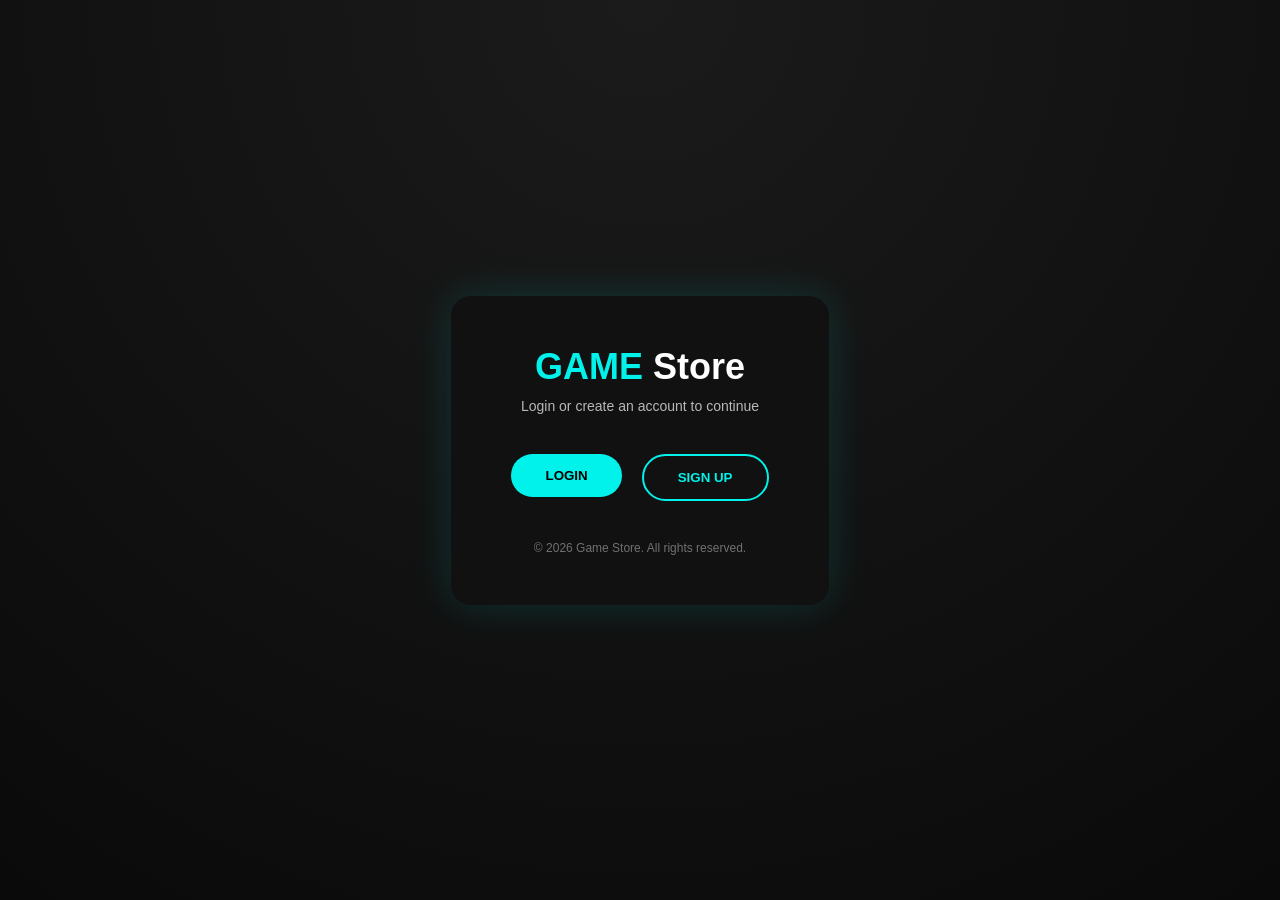
<file: templates/index.html>
<!DOCTYPE html>
<html lang="en">
<head>
    <meta charset="UTF-8">
    <title>Game Store | Home</title>
    <meta name="viewport" content="width=device-width, initial-scale=1.0">

    <style>
        * {
            margin: 0;
            padding: 0;
            box-sizing: border-box;
            font-family: "Segoe UI", sans-serif;
        }

        body {
            min-height: 100vh;
            background: radial-gradient(circle at top, #1b1b1b, #0a0a0a);
            color: #ffffff;
            display: flex;
            justify-content: center;
            align-items: center;
        }

        .container {
            background: #111;
            padding: 50px 60px;
            border-radius: 20px;
            text-align: center;
            box-shadow: 0 0 40px rgba(0, 242, 234, 0.15);
        }

        h1 {
            font-size: 36px;
            margin-bottom: 10px;
        }

        h1 span {
            color: #00f2ea;
        }

        p {
            font-size: 14px;
            opacity: 0.7;
            margin-bottom: 40px;
        }

        .buttons {
            display: flex;
            gap: 20px;
            justify-content: center;
        }

        a {
            text-decoration: none;
        }

        .btn {
            padding: 14px 34px;
            border-radius: 30px;
            font-weight: bold;
            border: none;
            cursor: pointer;
            transition: 0.3s ease;
        }

        .login {
            background: #00f2ea;
            color: #000;
        }

        .signup {
            background: transparent;
            color: #00f2ea;
            border: 2px solid #00f2ea;
        }

        .btn:hover {
            transform: translateY(-3px);
            box-shadow: 0 10px 25px rgba(0, 242, 234, 0.3);
        }

        footer {
            margin-top: 40px;
            font-size: 12px;
            opacity: 0.4;
        }

        @media (max-width: 500px) {
            .container {
                padding: 40px 30px;
            }

            .buttons {
                flex-direction: column;
            }
        }
    </style>
</head>
<body>

    <div class="container">
        <h1><span>GAME</span> Store</h1>
        <p>Login or create an account to continue</p>

        <div class="buttons">
            <a href="/login" target="_blank">
                <button class="btn login">LOGIN</button>
            </a>

            <a href="/signup" target="_blank">
                <button class="btn signup">SIGN UP</button>
            </a>
        </div>

        <footer>
            © 2026 Game Store. All rights reserved.
        </footer>
    </div>

</body>
</html>
</file>
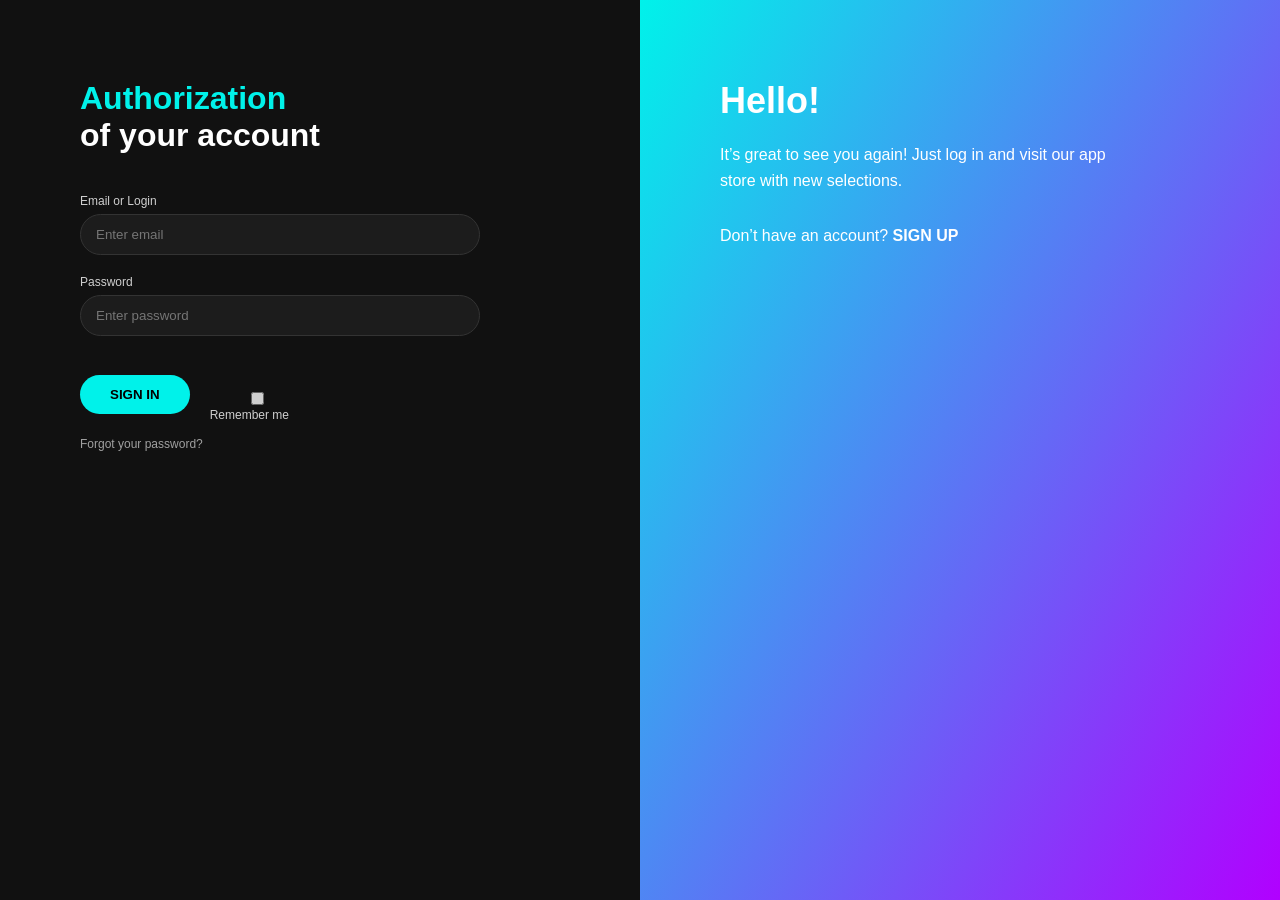
<file: templates/login.html>
<!DOCTYPE html>
<html lang="en">
<head>
    <meta charset="UTF-8" />
    <meta name="viewport" content="width=device-width, initial-scale=1.0" />
    <title>Game Store | Login</title>
    <link rel="stylesheet" href="/static/login.css" />
</head>
<body>

<div class="container">

    <!-- LEFT -->
    <div class="left">
        <h1><span>Authorization</span><br>of your account</h1>

        <form id="loginForm">

            <label>Email or Login</label>
            <input
                type="email"
                id="email"
                placeholder="Enter email"
                required
            />

            <label>Password</label>
            <input
                type="password"
                id="password"
                placeholder="Enter password"
                required
            />

            <div class="actions">
                <button type="submit">SIGN IN</button>
                <label class="remember">
                    <input type="checkbox" /> Remember me
                </label>
            </div>

            <p class="forgot">Forgot your password?</p>
        </form>
    </div>

    <!-- RIGHT -->
    <div class="right">
        <h2>Hello!</h2>
        <p>
            It’s great to see you again!
            Just log in and visit our app store with new selections.
        </p>

        <p class="signup">
            Don’t have an account? <a href="/signup">SIGN UP</a>
        </p>
    </div>

</div>

<script>
document.getElementById("loginForm").addEventListener("submit", async (e) => {
    e.preventDefault();

    const email = document.getElementById("email").value;
    const password = document.getElementById("password").value;

    try {
        const response = await fetch("/login", {
            method: "POST",
            headers: { "Content-Type": "application/json" },
            body: JSON.stringify({ email, password })
        });

        const data = await response.json();

        if (response.ok) {
            // 🔥 Backend-controlled redirect
            window.location.href = data.redirect;
        } else {
            alert(data.message);
        }

    } catch (error) {
        alert("Server error. Is Flask running?");
    }
});
</script>

</body>
</html>

</body>
</html>
</file>
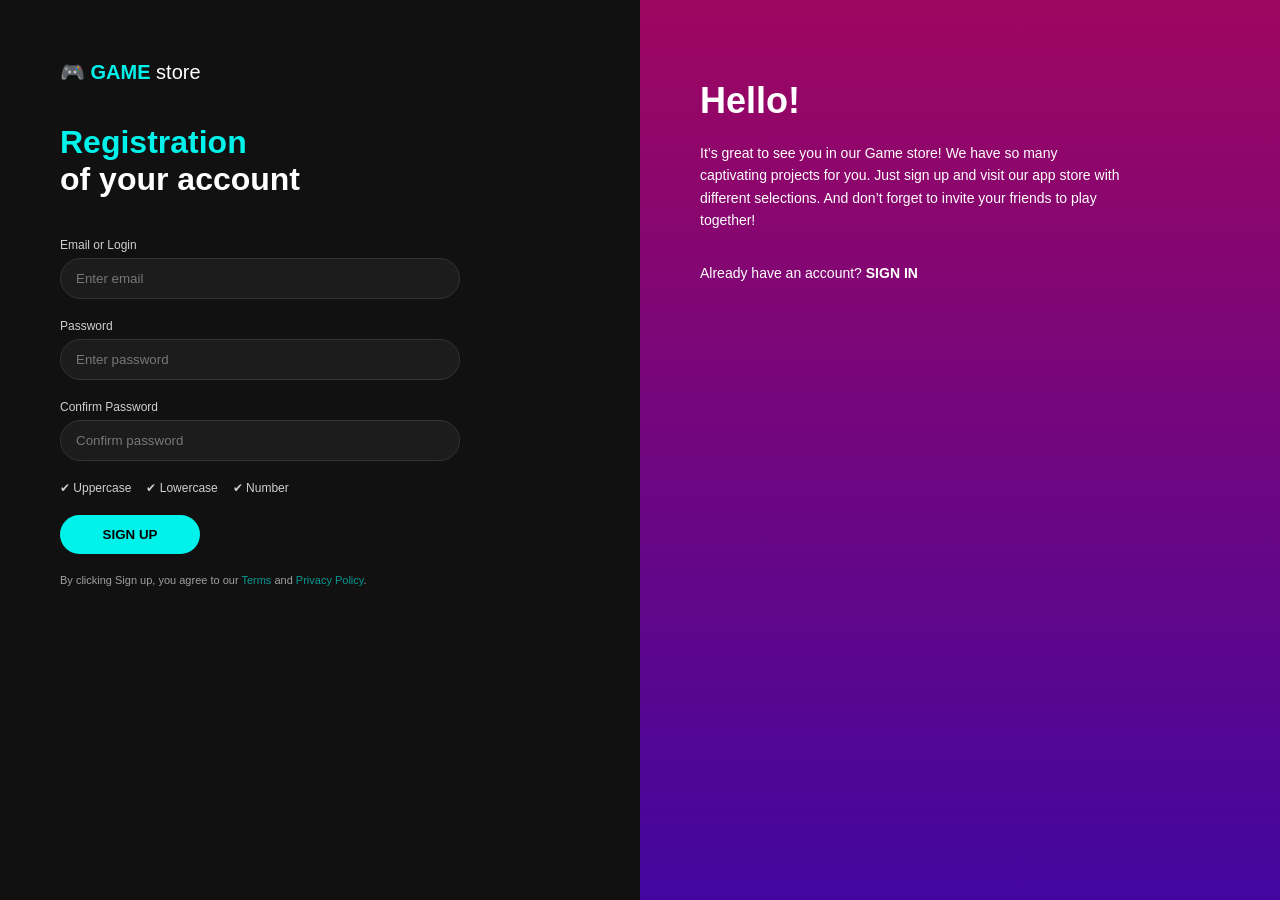
<file: templates/signup.html>
<!DOCTYPE html>
<html lang="en">
<head>
    <meta charset="UTF-8" />
    <meta name="viewport" content="width=device-width, initial-scale=1.0" />
    <title>Game Store | Registration</title>
    <link rel="stylesheet" href="/static/style.css" />
</head>
<body>

<div class="container">

    <!-- LEFT SECTION -->
    <div class="left">
        <div class="logo">
            🎮 <span>GAME</span> store
        </div>

        <h1><span>Registration</span><br>of your account</h1>

        <form id="registerForm">

            <label>Email or Login</label>
            <input
                type="email"
                id="email"
                placeholder="Enter email"
                required
            />

            <label>Password</label>
            <input
                type="password"
                id="password"
                placeholder="Enter password"
                required
            />

            <label>Confirm Password</label>
            <input
                type="password"
                id="confirm"
                placeholder="Confirm password"
                required
            />

            <div class="rules">
                <span>✔ Uppercase</span>
                <span>✔ Lowercase</span>
                <span>✔ Number</span>
            </div>

            <button type="submit">SIGN UP</button>

            <p class="terms">
                By clicking Sign up, you agree to our
                <a href="#">Terms</a> and
                <a href="#">Privacy Policy</a>.
            </p>
        </form>
    </div>

    <!-- RIGHT SECTION -->
    <div class="right">
        <div class="overlay">
            <h2>Hello!</h2>
            <p>
                It’s great to see you in our Game store!
                We have so many captivating projects for you.
                Just sign up and visit our app store with different selections.
                And don’t forget to invite your friends to play together!
            </p>

            <p class="signin">
                Already have an account? <a href="/login">SIGN IN</a>
            </p>
        </div>
    </div>

</div>

<script>
document.getElementById("registerForm").addEventListener("submit", async (e) => {
    e.preventDefault();

    const email = document.getElementById("email").value;
    const password = document.getElementById("password").value;
    const confirm = document.getElementById("confirm").value;

    if (password !== confirm) {
        alert("Passwords do not match");
        return;
    }

    try {
        const response = await fetch("/register", {
            method: "POST",
            headers: {
                "Content-Type": "application/json"
            },
            body: JSON.stringify({ email, password })
        });

        const data = await response.json();

        if (response.ok) {
            alert("Registration successful! Redirecting to login...");
            window.location.href = "/login";   // 🔥 REDIRECT
        } else {
            alert(data.message);
        }

    } catch (error) {
        alert("Server error. Is Flask running?");
    }
});
</script>

</body>
</html>
</file>
<file: static/login.css>
* {
    margin: 0;
    padding: 0;
    box-sizing: border-box;
    font-family: "Segoe UI", sans-serif;
}

body {
    background: #0f0f0f;
    color: white;
}

.container {
    display: flex;
    min-height: 100vh;
}

/* LEFT */
.left {
    width: 50%;
    padding: 80px;
    background: #111;
}

.left h1 {
    font-size: 32px;
    margin-bottom: 40px;
}

.left h1 span {
    color: #00f2ea;
}

form {
    max-width: 400px;
}

label {
    font-size: 12px;
    margin-top: 20px;
    display: block;
    opacity: 0.8;
}

input {
    width: 100%;
    padding: 12px 15px;
    margin-top: 6px;
    border-radius: 25px;
    border: 1px solid #333;
    background: #1c1c1c;
    color: white;
}

.actions {
    margin-top: 30px;
    display: flex;
    align-items: center;
    gap: 20px;
}

button {
    padding: 12px 30px;
    border: none;
    border-radius: 25px;
    background: #00f2ea;
    font-weight: bold;
    cursor: pointer;
}

.remember {
    font-size: 12px;
}

.forgot {
    margin-top: 15px;
    font-size: 12px;
    opacity: 0.6;
}

/* RIGHT */
.right {
    width: 50%;
    padding: 80px;
    background: linear-gradient(120deg, #00f2ea, #b100ff);
}

.right h2 {
    font-size: 36px;
    margin-bottom: 20px;
}

.right p {
    max-width: 400px;
    line-height: 1.6;
}

.signup {
    margin-top: 30px;
}

.signup a {
    color: white;
    font-weight: bold;
    text-decoration: none;
}

/* RESPONSIVE */
@media (max-width: 900px) {
    .container {
        flex-direction: column;
    }
    .left, .right {
        width: 100%;
    }
}
</file>
<file: static/style.css>
* {
    margin: 0;
    padding: 0;
    box-sizing: border-box;
    font-family: "Segoe UI", sans-serif;
}

body {
    background: #0f0f0f;
    color: white;
}

/* MAIN LAYOUT */
.container {
    display: flex;
    min-height: 100vh;
}

/* LEFT SIDE */
.left {
    width: 50%;
    padding: 60px;
    background: #111;
}

.logo {
    font-size: 20px;
    margin-bottom: 40px;
}

.logo span {
    color: #00f2ea;
    font-weight: bold;
}

.left h1 {
    font-size: 32px;
    margin-bottom: 40px;
}

.left h1 span {
    color: #00f2ea;
}

form {
    max-width: 400px;
}

label {
    display: block;
    font-size: 12px;
    margin-bottom: 6px;
    margin-top: 20px;
    opacity: 0.8;
}

input {
    width: 100%;
    padding: 12px 15px;
    background: #1c1c1c;
    border: 1px solid #333;
    border-radius: 25px;
    color: white;
    outline: none;
}

input::placeholder {
    color: #777;
}

.rules {
    display: flex;
    gap: 15px;
    font-size: 12px;
    margin: 20px 0;
    opacity: 0.8;
}

button {
    width: 140px;
    padding: 12px;
    border: none;
    border-radius: 25px;
    background: #00f2ea;
    color: black;
    font-weight: bold;
    cursor: pointer;
    margin-bottom: 20px;
}

button:hover {
    opacity: 0.85;
}

.terms {
    font-size: 11px;
    opacity: 0.6;
}

.terms a {
    color: #00f2ea;
    text-decoration: none;
}

/* RIGHT SIDE */
.right {
    width: 50%;
    background: linear-gradient(
        rgba(255, 0, 150, 0.6),
        rgba(100, 0, 255, 0.6)
    ),
    url("https://images.unsplash.com/photo-1605902711622-cfb43c4437d1");
    background-size: cover;
    background-position: center;
    position: relative;
}

.overlay {
    padding: 80px 60px;
}

.overlay h2 {
    font-size: 36px;
    margin-bottom: 20px;
}

.overlay p {
    font-size: 14px;
    line-height: 1.6;
    max-width: 420px;
}

.signin {
    margin-top: 30px;
    font-size: 13px;
}

.signin a {
    color: white;
    font-weight: bold;
    text-decoration: none;
}

/* RESPONSIVE */
@media (max-width: 900px) {
    .container {
        flex-direction: column;
    }

    .left, .right {
        width: 100%;
    }
}
</file>
